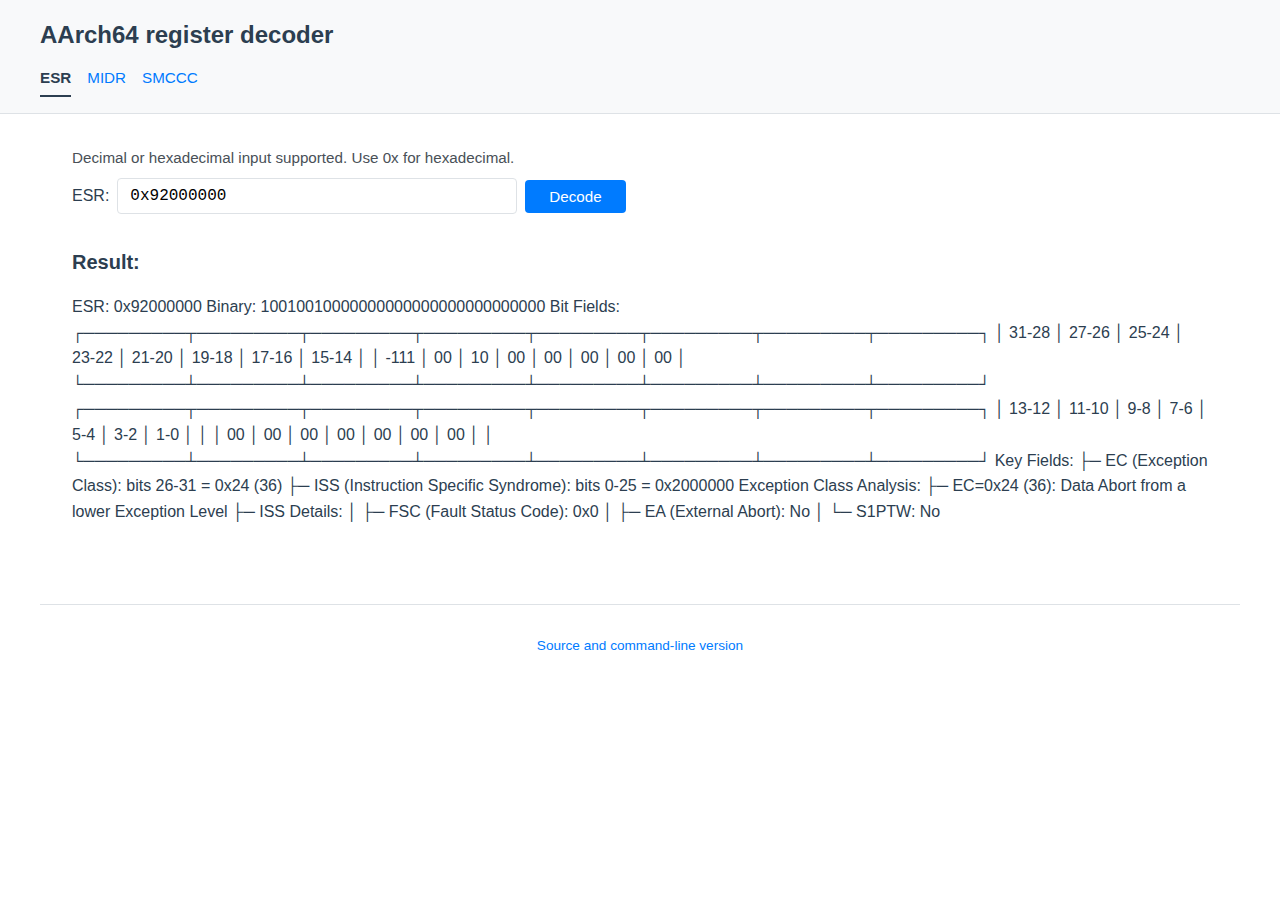
<file: docs/index.html>
<!DOCTYPE html>
<html lang="en">
<head>
  <meta charset="UTF-8">
  <meta name="viewport" content="width=device-width, initial-scale=1.0">
  <title>AArch64 ESR decoder</title>
  <link rel="stylesheet" href="style.css">
</head>
<body>
  <header>
    <div class="header-content">
      <h1>AArch64 register decoder</h1>
      <nav>
        <a href="index.html" class="active">ESR</a>
        <a href="midr.html">MIDR</a>
        <a href="smccc.html">SMCCC</a>
      </nav>
    </div>
  </header>

  <main>
    <div class="input-section">
      <p>Decimal or hexadecimal input supported. Use 0x for hexadecimal.</p>
      <div class="input-group">
        <label for="esrInput">ESR:</label>
        <input id="esrInput" type="text" value="0x92000000" placeholder="0x92000000"/>
        <button onclick="decodeESR()">Decode</button>
      </div>
    </div>

    <div class="result-section">
      <h2>Result:</h2>
      <div id="result">Loading...</div>
    </div>
  </main>

  <footer>
    <p><a href="https://github.com/google/aarch64-esr-decoder" target="_blank">Source and command-line version</a></p>
  </footer>

  <script src="scripts/esr_decode.js"></script>
  <script>
    // Auto-decode on page load
    window.onload = function() {
      // Check for URL parameter
      const urlParams = new URLSearchParams(window.location.search);
      const esrParam = urlParams.get('esr');
      if (esrParam) {
        document.getElementById('esrInput').value = esrParam;
      }
      // Check hash parameter
      if (window.location.hash) {
        const hashValue = window.location.hash.substring(1);
        if (hashValue) {
          document.getElementById('esrInput').value = '0x' + hashValue;
        }
      }
      decodeESR();
    };
  </script>
</body>
</html>
</file>
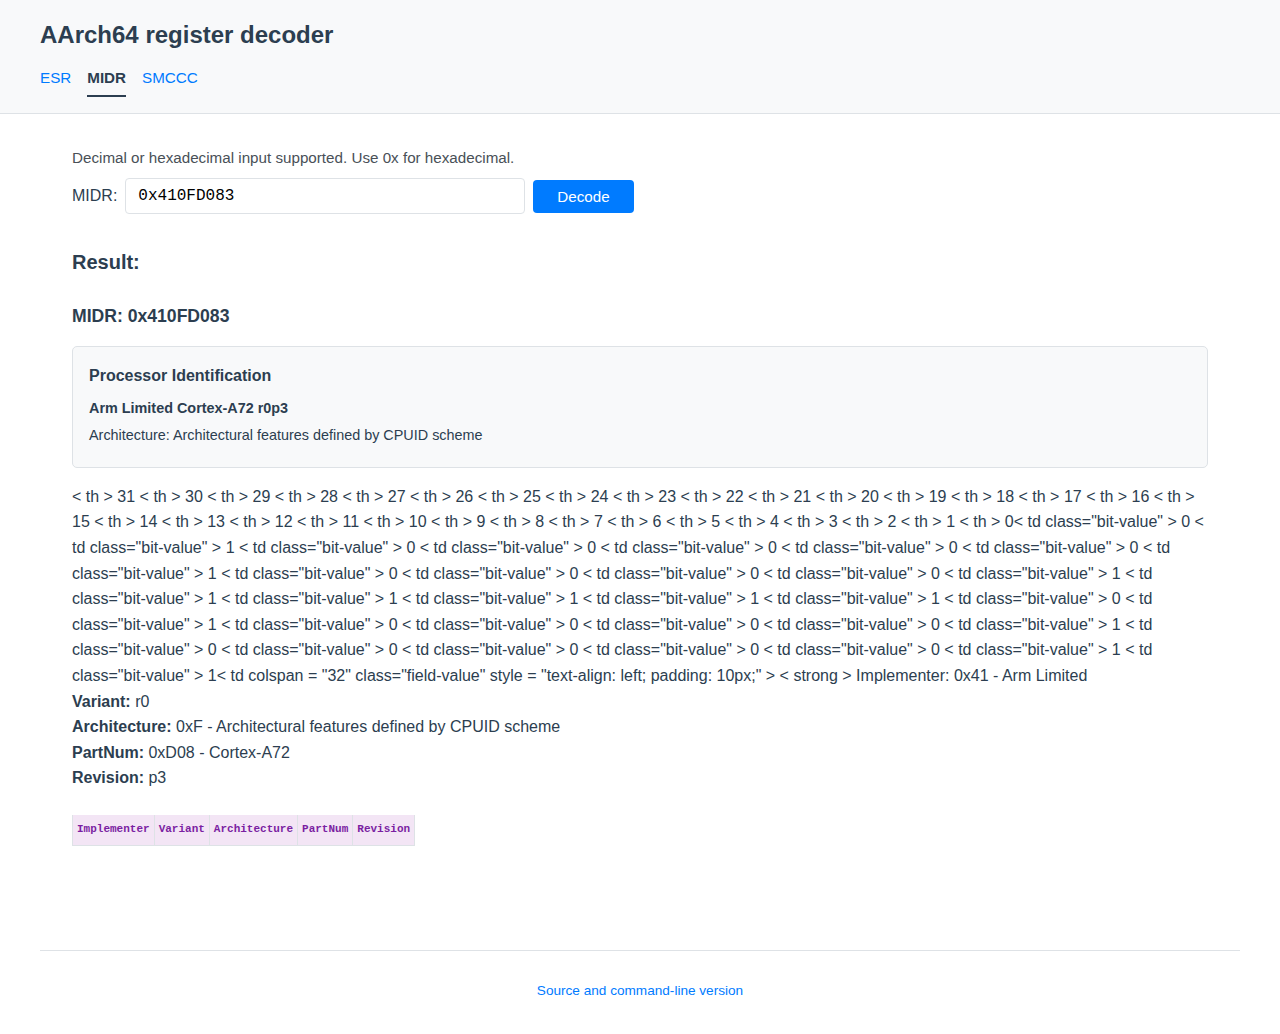
<file: docs/midr.html>
<!DOCTYPE html>
<html lang="en">

<head>
    <meta charset="UTF-8">
    <meta name="viewport" content="width=device-width, initial-scale=1.0">
    <title>AArch64 MIDR decoder</title>
    <link rel="stylesheet" href="style.css">
</head>

<body>
    <header>
        <div class="header-content">
            <h1>AArch64 register decoder</h1>
            <nav>
                <a href="index.html">ESR</a>
                <a href="midr.html" class="active">MIDR</a>
                <a href="smccc.html">SMCCC</a>
            </nav>
        </div>
    </header>

    <main>
        <div class="input-section">
            <p>Decimal or hexadecimal input supported. Use 0x for hexadecimal.</p>
            <div class="input-group">
                <label for="midrInput">MIDR:</label>
                <input id="midrInput" type="text" value="0x410FD083" placeholder="0x410FD083" />
                <button onclick="decodeMIDR()">Decode</button>
            </div>
        </div>

        <div class="result-section">
            <h2>Result:</h2>
            <div id="result">Loading...</div>
        </div>
    </main>

    <footer>
        <p><a href="https://github.com/google/aarch64-esr-decoder" target="_blank">Source and command-line version</a>
        </p>
    </footer>

    <script src="scripts/midr_decode.js"></script>
    <script>
        // Auto-decode on page load
        window.onload = function () {
            // Check for URL parameter
            const urlParams = new URLSearchParams(window.location.search);
            const midrParam = urlParams.get('midr');
            if (midrParam) {
                document.getElementById('midrInput').value = midrParam;
            }
            // Check hash parameter
            if (window.location.hash) {
                const hashValue = window.location.hash.substring(1);
                if (hashValue) {
                    document.getElementById('midrInput').value = '0x' + hashValue;
                }
            }
            decodeMIDR();
        };
    </script>
</body>

</html>
</file>
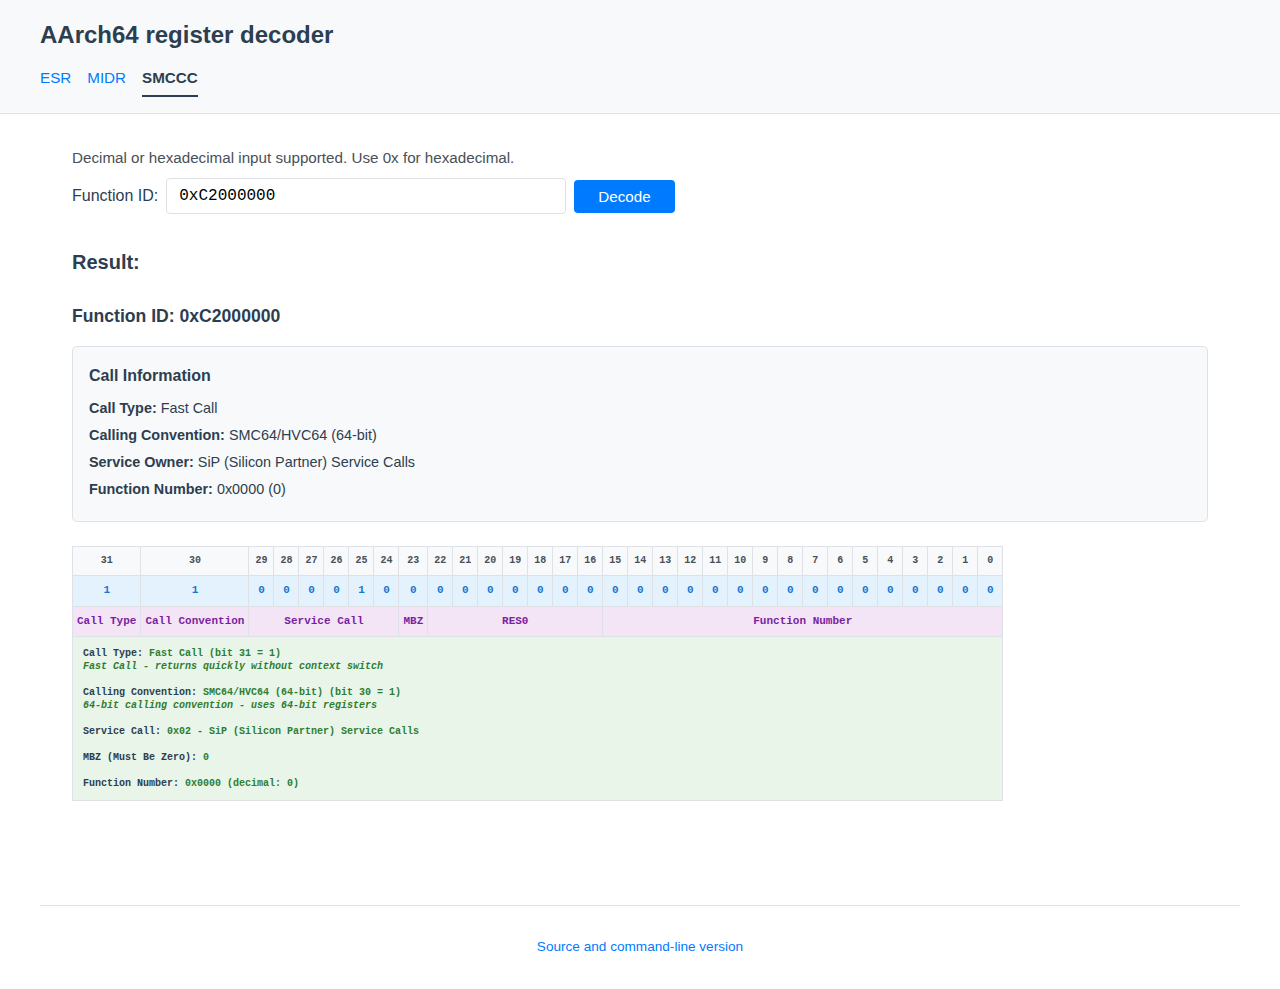
<file: docs/smccc.html>
<!DOCTYPE html>
<html lang="en">

<head>
    <meta charset="UTF-8">
    <meta name="viewport" content="width=device-width, initial-scale=1.0">
    <title>Arm SMCCC decoder</title>
    <link rel="stylesheet" href="style.css">
</head>

<body>
    <header>
        <div class="header-content">
            <h1>AArch64 register decoder</h1>
            <nav>
                <a href="index.html">ESR</a>
                <a href="midr.html">MIDR</a>
                <a href="smccc.html" class="active">SMCCC</a>
            </nav>
        </div>
    </header>

    <main>
        <div class="input-section">
            <p>Decimal or hexadecimal input supported. Use 0x for hexadecimal.</p>
            <div class="input-group">
                <label for="funcInput">Function ID:</label>
                <input id="funcInput" type="text" value="0xC2000000" placeholder="0xC2000000" />
                <button onclick="decodeSMCCC()">Decode</button>
            </div>
        </div>

        <div class="result-section">
            <h2>Result:</h2>
            <div id="result">Loading...</div>
        </div>
    </main>

    <footer>
        <p><a href="https://github.com/google/aarch64-esr-decoder" target="_blank">Source and command-line version</a>
        </p>
    </footer>

    <script src="scripts/smccc_decode.js"></script>
    <script>
        // Auto-decode on page load
        window.onload = function () {
            // Check for URL parameter
            const urlParams = new URLSearchParams(window.location.search);
            const fidParam = urlParams.get('fid') || urlParams.get('id');
            if (fidParam) {
                document.getElementById('funcInput').value = fidParam;
            }
            // Check hash parameter
            if (window.location.hash) {
                const hashValue = window.location.hash.substring(1);
                if (hashValue) {
                    document.getElementById('funcInput').value = '0x' + hashValue;
                }
            }
            decodeSMCCC();
        };
    </script>
</body>

</html>
</file>
<file: docs/style.css>
/* ARM Register Decoder - Shared Styles */
/* Matching esr.arm64.dev design */

:root {
  --primary-bg: #ffffff;
  --secondary-bg: #f8f9fa;
  --text-primary: #2c3e50;
  --text-secondary: #495057;
  --text-muted: #6c757d;
  --border-color: #dee2e6;
  --link-color: #007bff;
  --link-hover: #0056b3;
  
  /* Bit table colors */
  --bit-header-bg: #f8f9fa;
  --bit-value-bg: #e3f2fd;
  --bit-value-text: #1976d2;
  --field-name-bg: #f3e5f5;
  --field-name-text: #7b1fa2;
  --field-value-bg: #e8f5e8;
  --field-value-text: #2e7d32;
  --field-desc-text: #666;
  --bit-meaning-bg: #fff3e0;
  --bit-meaning-text: #f57c00;
  --field-info-bg: #fce4ec;
  --field-info-text: #c2185b;
}

* {
  box-sizing: border-box;
}

body {
  font-family: -apple-system, BlinkMacSystemFont, 'Segoe UI', 'Roboto', 'Oxygen', 'Ubuntu', 'Cantarell', sans-serif;
  margin: 0;
  padding: 0;
  background: var(--primary-bg);
  color: var(--text-primary);
  line-height: 1.6;
}

/* Header and Navigation */
header {
  background: var(--secondary-bg);
  border-bottom: 1px solid var(--border-color);
  padding: 1rem 2rem;
}

.header-content {
  max-width: 1200px;
  margin: 0 auto;
}

h1 {
  margin: 0 0 0.5rem 0;
  font-size: 1.5rem;
  font-weight: 600;
  color: var(--text-primary);
}

nav {
  display: flex;
  gap: 1rem;
  margin-top: 0.5rem;
}

nav a {
  color: var(--link-color);
  text-decoration: none;
  font-size: 0.95rem;
  padding: 0.25rem 0;
  border-bottom: 2px solid transparent;
  transition: all 0.2s ease;
}

nav a:hover {
  color: var(--link-hover);
  border-bottom-color: var(--link-hover);
}

nav a.active {
  color: var(--text-primary);
  font-weight: 600;
  border-bottom-color: var(--text-primary);
}

/* Main Content */
main {
  max-width: 1200px;
  margin: 0 auto;
  padding: 2rem;
}

/* Input Section */
.input-section {
  margin-bottom: 2rem;
}

.input-section p {
  margin: 0 0 0.5rem 0;
  font-size: 0.95rem;
  color: var(--text-secondary);
}

.input-group {
  display: flex;
  gap: 0.5rem;
  align-items: center;
}

input[type="text"] {
  flex: 1;
  max-width: 400px;
  padding: 0.5rem 0.75rem;
  font-size: 1rem;
  font-family: 'Courier New', monospace;
  border: 1px solid var(--border-color);
  border-radius: 4px;
  background: var(--primary-bg);
  transition: border-color 0.2s ease;
}

input[type="text"]:focus {
  outline: none;
  border-color: var(--link-color);
}

button {
  padding: 0.5rem 1.5rem;
  font-size: 0.95rem;
  font-weight: 500;
  color: var(--primary-bg);
  background: var(--link-color);
  border: none;
  border-radius: 4px;
  cursor: pointer;
  transition: background-color 0.2s ease;
}

button:hover {
  background: var(--link-hover);
}

button:active {
  transform: translateY(1px);
}

/* Results Section */
.result-section {
  margin-top: 2rem;
}

.result-section h2 {
  font-size: 1.25rem;
  font-weight: 600;
  color: var(--text-primary);
  margin: 0 0 1rem 0;
}

.result-section h3 {
  font-size: 1.1rem;
  font-weight: 600;
  color: var(--text-primary);
  margin: 1.5rem 0 0.75rem 0;
}

.result-section h4 {
  font-size: 1rem;
  font-weight: 600;
  color: var(--text-secondary);
  margin: 1rem 0 0.5rem 0;
}

.result-section h5 {
  font-size: 0.95rem;
  font-weight: 600;
  color: var(--text-secondary);
  margin: 0.75rem 0 0.5rem 0;
}

.result-section p {
  margin: 0.5rem 0;
  font-size: 0.95rem;
}

.result-section strong {
  color: var(--text-primary);
  font-weight: 600;
}

.result-section ul {
  margin: 0.5rem 0;
  padding-left: 1.5rem;
}

.result-section li {
  margin: 0.25rem 0;
  font-size: 0.95rem;
}

/* Code and Pre blocks */
pre {
  background: var(--secondary-bg);
  padding: 1rem;
  border-radius: 5px;
  font-family: 'Courier New', monospace;
  font-size: 0.85rem;
  line-height: 1.4;
  white-space: pre;
  overflow-x: auto;
  border: 1px solid var(--border-color);
}

code {
  font-family: 'Courier New', monospace;
  background: var(--secondary-bg);
  padding: 0.2rem 0.4rem;
  border-radius: 3px;
  font-size: 0.9em;
}

/* Bit Visualization Table */
.bit-table {
  border-collapse: collapse;
  margin: 1.5rem 0;
  font-family: 'Courier New', monospace;
  font-size: 11px;
  width: 100%;
  max-width: 1200px;
  overflow-x: auto;
  display: block;
}

.bit-table table {
  width: 100%;
  border-collapse: collapse;
}

.bit-table th,
.bit-table td {
  border: 1px solid var(--border-color);
  padding: 6px 4px;
  text-align: center;
  min-width: 25px;
  height: 20px;
  vertical-align: top;
}

.bit-table th {
  background-color: var(--bit-header-bg);
  font-weight: bold;
  color: var(--text-secondary);
  font-size: 10px;
}

.bit-table .bit-value {
  background-color: var(--bit-value-bg);
  font-weight: bold;
  color: var(--bit-value-text);
}

.bit-table .field-name {
  background-color: var(--field-name-bg);
  text-align: center;
  font-weight: bold;
  color: var(--field-name-text);
}

.bit-table .field-value {
  background-color: var(--field-value-bg);
  text-align: left;
  font-size: 10px;
  color: var(--field-value-text);
  padding: 8px;
  line-height: 1.3;
}

.bit-table .field-desc {
  color: var(--field-desc-text);
  font-style: italic;
  font-size: 9px;
  display: block;
  margin-top: 4px;
}

.bit-table .bit-meaning {
  background-color: var(--bit-meaning-bg);
  text-align: center;
  font-size: 9px;
  color: var(--bit-meaning-text);
  font-weight: bold;
  padding: 4px 2px;
}

.bit-table .field-info {
  background-color: var(--field-info-bg);
  text-align: center;
  font-size: 10px;
  color: var(--field-info-text);
  font-weight: bold;
}

.bit-table td[colspan] {
  text-align: center;
  font-weight: bold;
}

/* Processor Info Display (for MIDR) */
.processor-info {
  background: var(--secondary-bg);
  border: 1px solid var(--border-color);
  border-radius: 5px;
  padding: 1rem;
  margin: 1rem 0;
}

.processor-info h4 {
  margin: 0 0 0.5rem 0;
  color: var(--text-primary);
}

.processor-info p {
  margin: 0.25rem 0;
  font-size: 0.9rem;
}

/* Warning/Error Messages */
.warning {
  background: #fff3cd;
  border: 1px solid #ffc107;
  border-left: 4px solid #ffc107;
  color: #856404;
  padding: 1rem;
  margin: 1rem 0;
  border-radius: 4px;
}

.error {
  background: #f8d7da;
  border: 1px solid #f5c6cb;
  border-left: 4px solid #dc3545;
  color: #721c24;
  padding: 1rem;
  margin: 1rem 0;
  border-radius: 4px;
}

.info {
  background: #d1ecf1;
  border: 1px solid #bee5eb;
  border-left: 4px solid #17a2b8;
  color: #0c5460;
  padding: 1rem;
  margin: 1rem 0;
  border-radius: 4px;
}

/* Footer */
footer {
  max-width: 1200px;
  margin: 3rem auto 2rem;
  padding: 0 2rem;
  text-align: center;
  font-size: 0.85rem;
  color: var(--text-muted);
  border-top: 1px solid var(--border-color);
  padding-top: 1rem;
}

footer a {
  color: var(--link-color);
  text-decoration: none;
}

footer a:hover {
  text-decoration: underline;
}

/* Responsive Design */
@media (max-width: 768px) {
  header {
    padding: 1rem;
  }
  
  main {
    padding: 1rem;
  }
  
  .bit-table {
    font-size: 9px;
  }
  
  .bit-table th,
  .bit-table td {
    min-width: 20px;
    padding: 4px 2px;
  }
  
  input[type="text"] {
    max-width: 100%;
  }
  
  .input-group {
    flex-direction: column;
    align-items: stretch;
  }
  
  button {
    width: 100%;
  }
}
</file>
